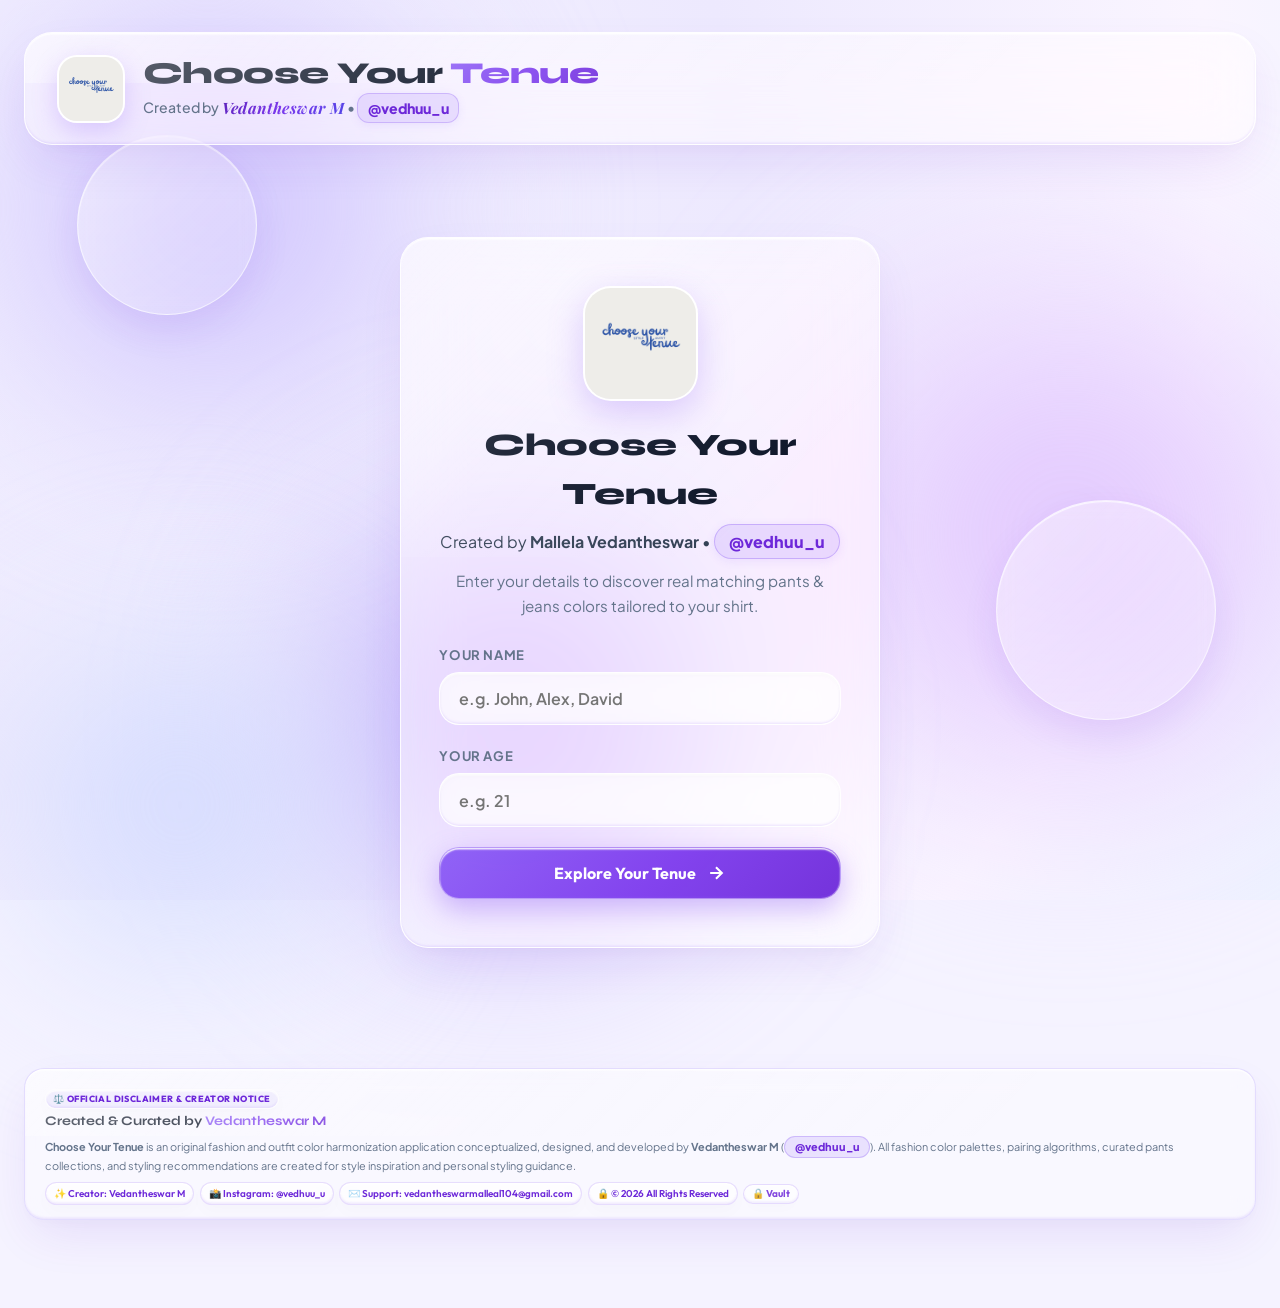
<file: index.html>
<!DOCTYPE html>
<html lang="en">
<head>
  <meta charset="UTF-8">
  <meta name="viewport" content="width=device-width, initial-scale=1.0, maximum-scale=5.0, user-scalable=yes">
  <meta name="theme-color" content="#F5F3FF">
  <meta name="apple-mobile-web-app-capable" content="yes">
  <meta name="apple-mobile-web-app-status-bar-style" content="default">
  <title>Choose Your Tenue • by Vedantheswar M (@vedhuu_u)</title>
  <link rel="icon" type="image/png" href="images/logo.png">
  <link rel="preconnect" href="https://fonts.googleapis.com">
  <link rel="preconnect" href="https://fonts.gstatic.com" crossorigin>
  <link href="https://fonts.googleapis.com/css2?family=Plus+Jakarta+Sans:wght@400;500;600;700;800&family=Syne:wght@600;700;800&family=Outfit:wght@500;600;700;800&family=Playfair+Display:ital,wght@0,600;0,700;1,600;1,700&display=swap" rel="stylesheet">
  <link rel="stylesheet" href="style.css">
</head>
<body>
  <!-- DYNAMIC FLOATING GLASS REFRACTION ORBS & DISCS -->
  <div class="glass-orb orb-lavender-1"></div>
  <div class="glass-orb orb-lavender-2"></div>
  <div class="glass-orb orb-lavender-3"></div>
  <div class="glass-orb orb-lavender-4"></div>
  <div class="glass-geometric glass-disc-1"></div>
  <div class="glass-geometric glass-disc-2"></div>

  <div class="app-container">
    
    <!-- HEADER (DESKTOP & MOBILE RESPONSIVE) -->
    <header class="app-header glass-card-ultra">
      <div class="glass-sheen"></div>
      <div class="logo">
        <div class="logo-img-wrapper glass-chip-ultra">
          <img src="images/logo.png" alt="Choose Your Tenue Logo" class="brand-logo-img">
        </div>
        <div class="brand-text-container">
          <h1 class="brand-title">Choose Your <span>Tenue</span></h1>
          <p class="brand-tagline">Created by <strong class="creator-name-styled">Vedantheswar M</strong> • <a href="https://www.instagram.com/vedhuu_u?igsi=MW04eDJ3dDV0NHNpYw==" target="_blank" rel="noopener noreferrer" class="creator-tag">@vedhuu_u</a></p>
        </div>
      </div>

      <div class="header-actions">
        <!-- USER PROFILE BADGE -->
        <div id="userProfileBadge" class="user-badge glass-chip-ultra hidden">
          <span class="avatar-icon">👤</span>
          <div class="user-info">
            <span id="displayUserName" class="user-name">Alex</span>
            <span id="displayUserAge" class="user-age">Age 22</span>
          </div>
          <button id="logoutBtn" class="btn-logout" title="Change Profile">Change</button>
        </div>
      </div>
    </header>

    <!-- STEP 1: SIMPLE LOGIN (DESKTOP & MOBILE ADAPTIVE) -->
    <section id="loginSection" class="card login-card glass-card-ultra active-section">
      <div class="glass-sheen"></div>
      <div class="card-header">
        <div class="login-logo-wrapper glass-chip-ultra">
          <img src="images/logo.png" alt="Choose Your Tenue Official Logo" class="login-logo-img">
        </div>
        <h2>Choose Your Tenue</h2>
        <p class="login-subtext">Created by <strong>Mallela Vedantheswar</strong> • <a href="https://www.instagram.com/vedhuu_u?igsi=MW04eDJ3dDV0NHNpYw==" target="_blank" rel="noopener noreferrer" class="creator-badge">@vedhuu_u</a></p>
        <p class="login-desc">Enter your details to discover real matching pants & jeans colors tailored to your shirt.</p>
      </div>
      
      <form id="loginForm" class="login-form">
        <div class="input-group">
          <label for="userName">Your Name</label>
          <input type="text" id="userName" placeholder="e.g. John, Alex, David" required autocomplete="name" class="glass-input-ultra">
        </div>

        <div class="input-group">
          <label for="userAge">Your Age</label>
          <input type="number" id="userAge" placeholder="e.g. 21" min="10" max="100" required class="glass-input-ultra">
        </div>

        <button type="submit" class="btn btn-primary btn-block glass-btn-primary">
          <span>Explore Your Tenue</span>
          <svg width="20" height="20" viewBox="0 0 24 24" fill="none" stroke="currentColor" stroke-width="2.5"><path d="M5 12h14M12 5l7 7-7 7"/></svg>
        </button>
      </form>
    </section>

    <!-- STEP 2: SHIRT UPLOAD & RESULTS STUDIO -->
    <main id="mainStudio" class="studio-container hidden">
      
      <!-- TOP INPUT BAR: UPLOAD SHIRT IMAGE -->
      <section class="card input-card glass-card-ultra">
        <div class="glass-sheen"></div>
        <div class="input-card-header">
          <h3>Upload Your Shirt Photo</h3>
          <p>Drop a photo of your shirt to automatically analyze the tone and match real pant colors</p>
        </div>

        <div class="single-upload-container">
          <div class="upload-dropzone glass-dropzone-ultra" id="dropZone">
            <input type="file" id="shirtImageInput" accept="image/*" class="file-input-hidden">
            <div class="dropzone-content" id="dropZoneContent">
              <div class="upload-icon">📸</div>
              <p class="upload-text"><strong>Click to upload shirt photo</strong> or drag & drop</p>
              <span class="upload-hint">PNG, JPG, JPEG, WEBP or camera capture</span>
            </div>
            <div id="uploadStatus" class="upload-status hidden">
              <span class="spinner"></span>
              <span>Analyzing shirt fabric & finding aesthetic pairings...</span>
            </div>
          </div>

          <div id="imageControls" class="image-controls glass-chip-ultra hidden">
            <span id="detectedColorLabel" class="detected-badge">Detected: White Shirt</span>
            <button id="removeImageBtn" class="btn-text-action" type="button">Upload Another Shirt</button>
          </div>
        </div>
      </section>

      <!-- RESULTS: SIDE-BY-SIDE ON DESKTOP, FLUID ON MOBILE -->
      <section class="results-grid">
        
        <!-- LEFT SIDE: STICKY CLEAN OUTFIT LOOKBOOK (NO NAMES) -->
        <div class="card outfit-display-card glass-card-ultra" id="lookbookPreviewCard">
          <div class="glass-sheen"></div>
          <div class="panel-header">
            <div>
              <h3>Outfit Lookbook</h3>
              <p class="subtext">Seamless top-to-bottom outfit preview</p>
            </div>
          </div>

          <!-- SEAMLESS COMBINED OUTFIT VISUALIZER IN FROSTED CRYSTAL GLASS FRAME -->
          <div class="seamless-outfit-frame glass-photo-frame-ultra" id="lookbookCaptureZone">
            
            <!-- TOP: 3/4 SHIRT IMAGE -->
            <div class="seamless-shirt-box">
              <img id="uploadedPhotoPreview" src="images/sample_shirt.jpg" alt="Your Shirt" class="big-shirt-img">
            </div>

            <!-- CLEAN SEAM WAISTLINE DIVIDER -->
            <div class="outfit-seam-line"></div>

            <!-- BOTTOM: 3/4 MATCHING REAL PANT IMAGE -->
            <div class="seamless-pant-box">
              <img id="visualizerPantRealImg" src="images/pant_page_1.jpg" alt="Matching Pant" class="big-pant-img">
            </div>

          </div>

          <!-- DOWNLOAD LOOKBOOK ACTION BUTTON -->
          <button type="button" id="downloadLookbookBtn" class="btn btn-download-lookbook glass-btn-primary">
            <svg width="20" height="20" viewBox="0 0 24 24" fill="none" stroke="currentColor" stroke-width="2.5"><path d="M21 15v4a2 2 0 0 1-2 2H5a2 2 0 0 1-2-2v-4M7 10l5 5 5-5M12 15V3"/></svg>
            <span id="downloadBtnText">Download Outfit Lookbook</span>
          </button>
        </div>

        <!-- RIGHT SIDE: PANT COLOR CATEGORIES & COMBOS LIST -->
        <div class="card combos-card glass-card-ultra" id="combosCard">
          <div class="glass-sheen"></div>
          <div class="panel-header sticky-sub-header">
            <div>
              <h3>Pants</h3>
              <p class="subtext">Select a color category to explore matching pants</p>
            </div>
            <span class="scroll-helper-badge glass-chip-ultra">🎨 Color Filter</span>
          </div>

          <!-- PANT COLOR CATEGORIES FILTER BAR (TOUCH HORIZONTAL SCROLL) -->
          <div class="filter-pills-bar-wrapper">
            <div class="filter-pills-bar" id="pantColorFilter">
              <button class="filter-btn glass-filter-btn-ultra active" data-color-filter="all">✨ All Colors (<span id="countAll">0</span>)</button>
              <button class="filter-btn glass-filter-btn-ultra filter-blue" data-color-filter="blue">🔵 Blue & Indigo (<span id="countBlue">0</span>)</button>
              <button class="filter-btn glass-filter-btn-ultra filter-black" data-color-filter="black">⚫ Black & Charcoal (<span id="countBlack">0</span>)</button>
              <button class="filter-btn glass-filter-btn-ultra filter-green" data-color-filter="green">🟢 Olive & Green (<span id="countGreen">0</span>)</button>
              <button class="filter-btn glass-filter-btn-ultra filter-cream" data-color-filter="cream">⚪ Cream & White (<span id="countCream">0</span>)</button>
              <button class="filter-btn glass-filter-btn-ultra filter-brown" data-color-filter="brown">🟤 Beige, Tan & Brown (<span id="countBrown">0</span>)</button>
            </div>
          </div>

          <!-- Mobile Horizontal Swipe Helper Cue -->
          <div class="mobile-swipe-guide glass-chip-ultra">
            <svg width="14" height="14" viewBox="0 0 24 24" fill="none" stroke="currentColor" stroke-width="2.5"><path d="M19 12H5M12 19l-7-7 7-7"/></svg>
            <span>Swipe pants horizontally</span>
            <svg width="14" height="14" viewBox="0 0 24 24" fill="none" stroke="currentColor" stroke-width="2.5"><path d="M5 12h14M12 5l7 7-7 7"/></svg>
          </div>

          <!-- List of All Pant and Jeans Suggestions (Horizontal Scroll on Mobile) -->
          <div class="combos-list" id="combosListContainer">
            <!-- Dynamically populated cards -->
          </div>

          <!-- PROMINENT DOWNLOAD OPTION DIRECTLY BELOW COMBOS -->
          <div class="combos-bottom-download-wrapper">
            <button type="button" id="downloadCombosBottomBtn" class="btn btn-download-lookbook glass-btn-primary btn-combos-download-large">
              <svg width="22" height="22" viewBox="0 0 24 24" fill="none" stroke="currentColor" stroke-width="2.5"><path d="M21 15v4a2 2 0 0 1-2 2H5a2 2 0 0 1-2-2v-4M7 10l5 5 5-5M12 15V3"/></svg>
              <span>Download Outfit Lookbook</span>
            </button>
          </div>

        </div>

      </section>

    </main>

    <!-- DISCLAIMER & CREATOR CREDITS CARD WITH INTEGRATED VAULT (COMPACT & CLEAN) -->
    <footer class="disclaimer-section">
      <div class="disclaimer-card glass-card-ultra">
        <div class="glass-sheen"></div>
        <div class="disclaimer-header">
          <span class="disclaimer-badge glass-chip-ultra">⚖️ Official Disclaimer & Creator Notice</span>
          <h3 class="disclaimer-title">Created & Curated by <span>Vedantheswar M</span></h3>
        </div>
        <p class="disclaimer-text">
          <strong>Choose Your Tenue</strong> is an original fashion and outfit color harmonization application conceptualized, designed, and developed by <strong>Vedantheswar M</strong> (<a href="https://www.instagram.com/vedhuu_u?igsi=MW04eDJ3dDV0NHNpYw==" target="_blank" rel="noopener noreferrer" class="creator-inline-tag">@vedhuu_u</a>). All fashion color palettes, pairing algorithms, curated pants collections, and styling recommendations are created for style inspiration and personal styling guidance.
        </p>
        <div class="disclaimer-pills-row">
          <span class="disclaimer-pill glass-chip-ultra">✨ Creator: Vedantheswar M</span>
          <a href="https://www.instagram.com/vedhuu_u?igsi=MW04eDJ3dDV0NHNpYw==" target="_blank" rel="noopener noreferrer" class="disclaimer-pill glass-chip-ultra disclaimer-link-pill">📸 Instagram: @vedhuu_u</a>
          <a href="mailto:vedantheswarmalleal104@gmail.com" class="disclaimer-pill glass-chip-ultra disclaimer-link-pill">✉️ Support: vedantheswarmalleal104@gmail.com</a>
          <span class="disclaimer-pill glass-chip-ultra">🔒 © 2026 All Rights Reserved</span>
          <button type="button" class="footer-vault-btn glass-chip-ultra" id="openVaultFooterBtn" title="Creator Data Vault">
            <span>🔒 Vault</span>
          </button>
        </div>
      </div>
    </footer>

  </div>

  <!-- PRIVATE CREATOR DATA VAULT MODAL (PROTECTED BY PIN) -->
  <div id="adminVaultModal" class="vault-modal-backdrop hidden" aria-hidden="true" role="dialog">
    <div class="vault-modal-container glass-card-ultra">
      <div class="glass-sheen"></div>
      
      <!-- VAULT HEADER -->
      <div class="vault-header">
        <div class="vault-title-box">
          <span class="vault-badge glass-chip-ultra">🔒 Creator Data Vault</span>
          <h3 class="vault-title">User Analytics & Database</h3>
          <p class="vault-sub">Private dashboard for <strong>Vedantheswar M</strong></p>
        </div>
        <button type="button" class="btn-vault-close glass-chip-ultra" id="closeVaultBtn" aria-label="Close Vault">✕</button>
      </div>

      <!-- PIN AUTHENTICATION GATE -->
      <div id="vaultAuthSection" class="vault-auth-box glass-card-inner-ultra">
        <div class="vault-lock-icon">🔐</div>
        <h4>Enter Creator Password</h4>
        <p>Enter your private password to view registered users data</p>
        <form id="vaultAuthForm" class="vault-pin-form">
          <input type="password" id="vaultPinInput" placeholder="Enter Password" required class="glass-input-ultra pin-input">
          <button type="submit" class="btn btn-primary glass-btn-primary">Unlock Vault</button>
        </form>
        <p id="vaultAuthError" class="vault-error-msg hidden">Incorrect Password. Access denied.</p>
      </div>

      <!-- UNLOCKED CREATOR DATA DASHBOARD -->
      <div id="vaultDashboardSection" class="vault-dashboard hidden">
        
        <!-- METRICS TILES -->
        <div class="vault-metrics-grid">
          <div class="metric-tile glass-card-inner-ultra">
            <span class="metric-label">Total Styled Users</span>
            <span class="metric-value" id="vaultTotalUsers">0</span>
          </div>
          <div class="metric-tile glass-card-inner-ultra">
            <span class="metric-label">Average Age</span>
            <span class="metric-value" id="vaultAvgAge">0</span>
          </div>
          <div class="metric-tile glass-card-inner-ultra">
            <span class="metric-label">Total Visits</span>
            <span class="metric-value" id="vaultTotalVisits">0</span>
          </div>
          <div class="metric-tile glass-card-inner-ultra">
            <span class="metric-label">Repeat Rate</span>
            <span class="metric-value" id="vaultRepeatRate">0%</span>
          </div>
        </div>

        <!-- INTERACTIVE DATA VISUALIZATION CHARTS -->
        <div class="vault-charts-grid">
          
          <!-- CHART 1: AGE DEMOGRAPHICS SPECTRUM -->
          <div class="vault-chart-card glass-card-inner-ultra">
            <div class="chart-header">
              <span class="chart-icon">📊</span>
              <h4>Age Demographics Breakdown</h4>
            </div>
            <div class="chart-bars-list" id="ageChartContainer">
              <!-- Dynamically populated animated age bars -->
            </div>
          </div>

          <!-- CHART 2: DEVICE & ENGAGEMENT METRICS -->
          <div class="vault-chart-card glass-card-inner-ultra">
            <div class="chart-header">
              <span class="chart-icon">📱</span>
              <h4>Device & Engagement Share</h4>
            </div>
            <div class="device-stats-wrapper">
              <div class="device-ratio-bar" id="deviceRatioBar">
                <div class="ratio-segment segment-mobile" id="segmentMobile" style="width: 75%;"></div>
                <div class="ratio-segment segment-desktop" id="segmentDesktop" style="width: 25%;"></div>
              </div>
              <div class="device-legend-row">
                <div class="legend-item">
                  <span class="legend-dot dot-mobile"></span>
                  <span>Mobile: <strong id="statMobilePercent">75%</strong></span>
                </div>
                <div class="legend-item">
                  <span class="legend-dot dot-desktop"></span>
                  <span>Desktop: <strong id="statDesktopPercent">25%</strong></span>
                </div>
              </div>
            </div>
          </div>

        </div>

        <!-- ACTIONS BAR -->
        <div class="vault-actions-bar">
          <input type="text" id="vaultSearchInput" placeholder="🔍 Search by name..." class="glass-input-ultra vault-search-input">
          <button type="button" id="exportCsvBtn" class="btn-export-csv glass-chip-ultra">
            <span>📥 Export to Excel / CSV</span>
          </button>
        </div>

        <!-- USER RECORDS TABLE -->
        <div class="vault-table-wrapper">
          <table class="vault-table">
            <thead>
              <tr>
                <th>#</th>
                <th>Name</th>
                <th>Age</th>
                <th>Device</th>
                <th>Joined Date</th>
                <th>Last Active</th>
                <th>Downloads</th>
                <th>Visits</th>
              </tr>
            </thead>
            <tbody id="vaultTableBody">
              <!-- Dynamically populated rows -->
            </tbody>
          </table>
        </div>

        <div class="vault-footer-actions">
          <button type="button" id="clearVaultBtn" class="btn-clear-vault">Clear All Records</button>
          <button type="button" id="lockVaultBtn" class="btn-lock-vault glass-chip-ultra">Lock Vault</button>
        </div>

      </div>

    </div>
  </div>

  <!-- HIDDEN CANVAS FOR COLOR EXTRACTION & LOOKBOOK EXPORT -->
  <canvas id="colorCanvas" style="display:none;"></canvas>
  <canvas id="lookbookExportCanvas" style="display:none;"></canvas>

  <script src="app.js"></script>
</body>
</html>
</file>
<file: style.css>
/* ========================================================
   Choose Your Tenue • Ultra Glassmorphic Design System
   Created by Mallela Vedantheswar (@vedhuu_u)
   Desktop & Mobile Responsive Edition
   Clean Lookbook & Download (No Names)
   Compact Disclaimer in Small Font Size
   ======================================================== */

:root {
  /* Pastel Lavender Canvas */
  --bg-page: #F5F3FF;
  --bg-gradient: radial-gradient(circle at 10% 20%, #F5F3FF 0%, #EDE9FE 45%, #FAF5FF 80%, #EEF2FF 100%);
  
  /* Ultra Frosted Glass Surface */
  --glass-surface: rgba(255, 255, 255, 0.48);
  --glass-surface-hover: rgba(255, 255, 255, 0.75);
  --glass-surface-active: rgba(255, 255, 255, 0.9);
  --glass-inner: rgba(255, 255, 255, 0.45);
  
  /* Glass Specular Borders & Highlights */
  --glass-border: rgba(255, 255, 255, 0.85);
  --glass-border-subtle: rgba(255, 255, 255, 0.55);
  --glass-border-active: rgba(139, 92, 246, 0.85);
  
  /* Glassmorphism Refraction & Shadows */
  --glass-shadow: 0 20px 50px -10px rgba(109, 40, 217, 0.12), 0 6px 18px rgba(0, 0, 0, 0.02);
  --glass-shadow-hover: 0 25px 60px -10px rgba(139, 92, 246, 0.25), 0 8px 24px rgba(0, 0, 0, 0.04);
  --glass-inset: inset 0 1.5px 1.5px 0 rgba(255, 255, 255, 0.95), inset 0 -1.5px 2px 0 rgba(139, 92, 246, 0.12);
  
  /* Text */
  --text-main: #0F172A;
  --text-body: #334155;
  --text-muted: #64748B;
  --text-dim: #94A3B8;
  
  /* Translucent Color Family Accents for Glass */
  --color-blue-bg: rgba(14, 165, 233, 0.14);
  --color-blue-text: #0284C7;
  --color-blue-border: rgba(14, 165, 233, 0.3);
  
  --color-black-bg: rgba(15, 23, 42, 0.12);
  --color-black-text: #1E293B;
  --color-black-border: rgba(15, 23, 42, 0.25);
  
  --color-green-bg: rgba(16, 185, 129, 0.14);
  --color-green-text: #059669;
  --color-green-border: rgba(16, 185, 129, 0.3);
  
  --color-cream-bg: rgba(234, 179, 8, 0.15);
  --color-cream-text: #B45309;
  --color-cream-border: rgba(234, 179, 8, 0.35);
  
  --color-brown-bg: rgba(217, 119, 6, 0.14);
  --color-brown-text: #B45309;
  --color-brown-border: rgba(217, 119, 6, 0.3);
  
  --pastel-lavender: rgba(139, 92, 246, 0.15);
  --pastel-lavender-text: #6D28D9;
  --pastel-lavender-border: rgba(139, 92, 246, 0.35);
  
  /* Primary Action Gradient */
  --primary-gradient: linear-gradient(135deg, rgba(139, 92, 246, 0.95) 0%, rgba(124, 58, 237, 0.95) 55%, rgba(109, 40, 217, 0.95) 100%);
  --accent-glow: rgba(139, 92, 246, 0.4);
  
  --radius-sm: 12px;
  --radius-md: 20px;
  --radius-lg: 28px;
  --radius-full: 9999px;
  
  --blur-ultra: blur(28px) saturate(210%) contrast(102%);
  --blur-med: blur(18px) saturate(190%);
  --blur-soft: blur(12px);
  
  --transition: all 0.28s cubic-bezier(0.34, 1.56, 0.64, 1);
}

/* ========================================================
   BASE RESETS & TOUCH OPTIMIZATIONS
   ======================================================== */
html {
  scroll-behavior: smooth;
  -webkit-text-size-adjust: 100%;
}

* {
  box-sizing: border-box;
  margin: 0;
  padding: 0;
  -webkit-tap-highlight-color: transparent;
}

body {
  font-family: 'Plus Jakarta Sans', -apple-system, BlinkMacSystemFont, sans-serif;
  background-color: var(--bg-page);
  background-image: var(--bg-gradient);
  background-attachment: fixed;
  color: var(--text-body);
  min-height: 100vh;
  line-height: 1.6;
  position: relative;
  overflow-x: hidden;
  -webkit-font-smoothing: antialiased;
}

a {
  text-decoration: none;
  color: inherit;
}

button {
  touch-action: manipulation;
}

/* ========================================================
   FROSTED GLASS CUSTOM SCROLLBARS (EASY SCROLL)
   ======================================================== */
::-webkit-scrollbar {
  width: 8px;
  height: 8px;
}

::-webkit-scrollbar-track {
  background: rgba(245, 243, 255, 0.5);
  backdrop-filter: blur(8px);
}

::-webkit-scrollbar-thumb {
  background: rgba(139, 92, 246, 0.35);
  border-radius: var(--radius-full);
  border: 2px solid rgba(255, 255, 255, 0.6);
  backdrop-filter: blur(8px);
  transition: var(--transition);
}

::-webkit-scrollbar-thumb:hover {
  background: rgba(139, 92, 246, 0.7);
  box-shadow: 0 0 10px rgba(139, 92, 246, 0.4);
}

/* ========================================================
   FLOATING GLASS REFRACTION ORBS & 3D DISCS
   ======================================================== */
.glass-orb {
  position: fixed;
  border-radius: 50%;
  pointer-events: none;
  z-index: 0;
  animation: floatOrb 18s ease-in-out infinite alternate;
}

.orb-lavender-1 {
  width: clamp(320px, 45vw, 580px);
  height: clamp(320px, 45vw, 580px);
  top: -80px;
  left: -80px;
  background: radial-gradient(circle, rgba(196, 181, 253, 0.9) 0%, rgba(221, 214, 254, 0.6) 55%, transparent 75%);
  filter: blur(80px);
}

.orb-lavender-2 {
  width: clamp(340px, 50vw, 620px);
  height: clamp(340px, 50vw, 620px);
  top: 25%;
  right: -100px;
  background: radial-gradient(circle, rgba(216, 180, 254, 0.88) 0%, rgba(233, 213, 255, 0.58) 55%, transparent 75%);
  filter: blur(90px);
  animation-duration: 22s;
  animation-delay: -5s;
}

.orb-lavender-3 {
  width: clamp(280px, 40vw, 520px);
  height: clamp(280px, 40vw, 520px);
  bottom: -80px;
  left: 20%;
  background: radial-gradient(circle, rgba(167, 139, 250, 0.75) 0%, rgba(196, 181, 253, 0.5) 55%, transparent 75%);
  filter: blur(85px);
  animation-duration: 20s;
  animation-delay: -8s;
}

.orb-lavender-4 {
  width: clamp(240px, 35vw, 440px);
  height: clamp(240px, 35vw, 440px);
  top: 65%;
  left: -40px;
  background: radial-gradient(circle, rgba(199, 210, 254, 0.85) 0%, rgba(224, 231, 255, 0.55) 55%, transparent 75%);
  filter: blur(80px);
  animation-duration: 16s;
  animation-delay: -2s;
}

.glass-geometric {
  position: fixed;
  border-radius: 50%;
  pointer-events: none;
  z-index: 0;
  background: linear-gradient(135deg, rgba(255, 255, 255, 0.45) 0%, rgba(255, 255, 255, 0.1) 100%);
  backdrop-filter: blur(8px);
  -webkit-backdrop-filter: blur(8px);
  border: 1px solid rgba(255, 255, 255, 0.6);
  box-shadow: 0 15px 35px rgba(109, 40, 217, 0.1), inset 0 1px 1px rgba(255, 255, 255, 0.8);
  animation: floatDisc 14s ease-in-out infinite alternate;
}

.glass-disc-1 {
  width: clamp(100px, 15vw, 180px);
  height: clamp(100px, 15vw, 180px);
  top: 15%;
  left: 6%;
}

.glass-disc-2 {
  width: clamp(120px, 18vw, 220px);
  height: clamp(120px, 18vw, 220px);
  bottom: 20%;
  right: 5%;
  animation-duration: 18s;
  animation-delay: -6s;
}

@keyframes floatOrb {
  0% { transform: translate(0, 0) scale(1); }
  50% { transform: translate(45px, 35px) scale(1.08); }
  100% { transform: translate(-35px, -45px) scale(0.94); }
}

@keyframes floatDisc {
  0% { transform: translateY(0) rotate(0deg); }
  100% { transform: translateY(-25px) rotate(15deg); }
}

/* ========================================================
   APP CONTAINER
   ======================================================== */
.app-container {
  position: relative;
  z-index: 1;
  max-width: 1280px;
  margin: 0 auto;
  padding: clamp(1.2rem, 3vw, 2rem) clamp(1rem, 3vw, 1.5rem) 4rem;
  display: flex;
  flex-direction: column;
  min-height: 100vh;
}

/* ========================================================
   ULTRA FROSTED GLASS CARDS
   ======================================================== */
.glass-card-ultra {
  background: var(--glass-surface);
  backdrop-filter: var(--blur-ultra);
  -webkit-backdrop-filter: var(--blur-ultra);
  border: 1.5px solid var(--glass-border);
  border-radius: var(--radius-lg);
  box-shadow: var(--glass-shadow), var(--glass-inset);
  transition: var(--transition);
  position: relative;
  overflow: hidden;
}

.glass-sheen {
  position: absolute;
  top: 0;
  left: 0;
  right: 0;
  height: 45%;
  background: linear-gradient(135deg, rgba(255, 255, 255, 0.38) 0%, rgba(255, 255, 255, 0.08) 40%, transparent 80%);
  pointer-events: none;
  border-top-left-radius: inherit;
  border-top-right-radius: inherit;
}

.glass-chip-ultra {
  background: rgba(255, 255, 255, 0.72);
  backdrop-filter: var(--blur-med);
  -webkit-backdrop-filter: var(--blur-med);
  border: 1.5px solid var(--glass-border);
  box-shadow: 0 6px 18px rgba(0, 0, 0, 0.02), var(--glass-inset);
}

.card {
  padding: clamp(1.35rem, 3vw, 2rem);
}

.hidden {
  display: none !important;
}

/* ========================================================
   HEADER & USER BADGE (DESKTOP & MOBILE RESPONSIVE)
   ======================================================== */
.app-header {
  display: flex;
  justify-content: space-between;
  align-items: center;
  padding: clamp(1rem, 2.5vw, 1.35rem) clamp(1.2rem, 3vw, 2rem);
  margin-bottom: clamp(1.5rem, 3vw, 2.2rem);
  flex-wrap: wrap;
  gap: 1rem;
  overflow: visible;
}

.logo {
  display: flex;
  align-items: center;
  gap: clamp(0.75rem, 2vw, 1.1rem);
}

.logo-img-wrapper {
  background: #FFFFFF;
  width: clamp(56px, 7vw, 68px);
  height: clamp(56px, 7vw, 68px);
  display: flex;
  align-items: center;
  justify-content: center;
  border-radius: var(--radius-md);
  box-shadow: 0 8px 24px rgba(139, 92, 246, 0.25), var(--glass-inset);
  flex-shrink: 0;
  overflow: hidden;
  padding: 0;
  border: 2px solid var(--glass-border);
}

.brand-logo-img {
  width: 100%;
  height: 100%;
  object-fit: cover;
  display: block;
  transition: var(--transition);
}

.logo-img-wrapper:hover .brand-logo-img {
  transform: scale(1.08);
}

.logo-icon {
  font-size: clamp(1.5rem, 3vw, 1.9rem);
  background: rgba(255, 255, 255, 0.9);
  width: clamp(46px, 6vw, 56px);
  height: clamp(46px, 6vw, 56px);
  display: flex;
  align-items: center;
  justify-content: center;
  border-radius: var(--radius-md);
  box-shadow: 0 8px 24px rgba(139, 92, 246, 0.22), var(--glass-inset);
  flex-shrink: 0;
}

.brand-text-container {
  display: flex;
  flex-direction: column;
}

.brand-title {
  font-family: 'Syne', sans-serif;
  font-size: clamp(1.4rem, 3vw, 1.9rem);
  font-weight: 800;
  letter-spacing: -0.5px;
  color: var(--text-main);
  line-height: 1.2;
}

.brand-title span {
  background: var(--primary-gradient);
  -webkit-background-clip: text;
  -webkit-text-fill-color: transparent;
}

.brand-tagline {
  font-size: clamp(0.78rem, 1.8vw, 0.88rem);
  color: var(--text-muted);
  font-weight: 500;
  margin-top: 0.15rem;
}

.creator-name-styled {
  font-family: 'Playfair Display', 'Syne', serif;
  font-style: italic;
  font-weight: 700;
  font-size: clamp(0.88rem, 2vw, 0.98rem);
  letter-spacing: 0.4px;
  background: linear-gradient(135deg, #5B21B6 0%, #7C3AED 50%, #4F46E5 100%);
  -webkit-background-clip: text;
  -webkit-text-fill-color: transparent;
  display: inline-block;
  padding: 0 1px;
}

.creator-tag {
  display: inline-block;
  font-weight: 800;
  color: #6D28D9;
  background: rgba(139, 92, 246, 0.14);
  padding: 0.15rem 0.6rem;
  border-radius: var(--radius-sm);
  border: 1px solid rgba(139, 92, 246, 0.3);
  box-shadow: 0 2px 8px rgba(139, 92, 246, 0.1);
  transition: var(--transition);
}

.creator-tag:hover, .creator-tag:active {
  background: #8B5CF6;
  color: #FFFFFF;
  border-color: #8B5CF6;
  transform: translateY(-2px) scale(1.04);
  box-shadow: 0 4px 15px rgba(139, 92, 246, 0.35);
}

.creator-badge {
  display: inline-block;
  font-weight: 800;
  color: #6D28D9;
  background: rgba(139, 92, 246, 0.15);
  padding: 0.22rem 0.9rem;
  border-radius: var(--radius-full);
  border: 1px solid rgba(139, 92, 246, 0.35);
  box-shadow: 0 2px 10px rgba(139, 92, 246, 0.12);
  transition: var(--transition);
}

.creator-badge:hover, .creator-badge:active {
  background: #8B5CF6;
  color: #FFFFFF;
  border-color: #8B5CF6;
  transform: translateY(-2px) scale(1.05);
  box-shadow: 0 6px 20px rgba(139, 92, 246, 0.4);
}

.creator-inline-tag {
  font-weight: 800;
  color: #6D28D9;
  background: rgba(139, 92, 246, 0.15);
  padding: 0.15rem 0.6rem;
  border-radius: var(--radius-sm);
  border: 1px solid rgba(139, 92, 246, 0.3);
  display: inline-block;
  transition: var(--transition);
}

.creator-inline-tag:hover {
  background: #8B5CF6;
  color: #FFFFFF;
}

.header-actions {
  display: flex;
  align-items: center;
  gap: 0.75rem;
  position: relative;
}

/* ========================================================
   HOVER/TAP SUPPORT DROPDOWN POPOVER
   ======================================================== */
.support-dropdown-container {
  position: relative;
  display: inline-block;
}

.support-trigger-btn {
  display: inline-flex;
  align-items: center;
  gap: 0.45rem;
  font-family: 'Outfit', sans-serif;
  font-size: clamp(0.8rem, 1.8vw, 0.85rem);
  font-weight: 700;
  color: #6D28D9;
  padding: 0.52rem clamp(0.85rem, 2vw, 1.15rem);
  border-radius: var(--radius-full);
  cursor: pointer;
  border: 1.5px solid var(--glass-border);
  transition: var(--transition);
  background: rgba(255, 255, 255, 0.82);
  min-height: 42px;
}

.support-trigger-btn:hover,
.support-dropdown-container:hover .support-trigger-btn,
.support-dropdown-container.open .support-trigger-btn {
  background: #8B5CF6;
  color: #FFFFFF;
  border-color: #8B5CF6;
  transform: translateY(-2px);
  box-shadow: 0 8px 24px rgba(139, 92, 246, 0.35);
}

.dropdown-arrow {
  transition: transform 0.3s ease;
}

.support-dropdown-container:hover .dropdown-arrow,
.support-dropdown-container.open .dropdown-arrow {
  transform: rotate(180deg);
}

/* Frosted Glass Support Popover Panel */
.support-glass-popover {
  position: absolute;
  top: calc(100% + 10px);
  right: 0;
  width: clamp(280px, 85vw, 320px);
  padding: 1.25rem;
  z-index: 1000;
  opacity: 0;
  visibility: hidden;
  transform: translateY(10px) scale(0.96);
  transition: all 0.28s cubic-bezier(0.34, 1.56, 0.64, 1);
  box-shadow: 0 20px 50px -10px rgba(109, 40, 217, 0.3), var(--glass-inset);
  pointer-events: none;
}

/* Trigger on hover / focus / tap open */
.support-dropdown-container:hover .support-glass-popover,
.support-dropdown-container:focus-within .support-glass-popover,
.support-dropdown-container.open .support-glass-popover {
  opacity: 1;
  visibility: visible;
  transform: translateY(0) scale(1);
  pointer-events: auto;
}

.popover-header {
  margin-bottom: 0.85rem;
}

.popover-badge {
  display: inline-block;
  font-family: 'Outfit', sans-serif;
  font-size: 0.68rem;
  font-weight: 800;
  text-transform: uppercase;
  letter-spacing: 0.5px;
  color: #6D28D9;
  background: rgba(139, 92, 246, 0.14);
  padding: 0.16rem 0.55rem;
  border-radius: var(--radius-full);
  margin-bottom: 0.3rem;
}

.popover-header h4 {
  font-family: 'Syne', sans-serif;
  font-size: 1.1rem;
  font-weight: 800;
  color: var(--text-main);
  line-height: 1.25;
}

.popover-sub {
  font-size: 0.76rem;
  color: var(--text-muted);
  margin-top: 0.2rem;
}

.popover-links-list {
  display: flex;
  flex-direction: column;
  gap: 0.6rem;
}

.popover-link-card {
  display: grid;
  grid-template-columns: auto 1fr auto;
  align-items: center;
  gap: 0.75rem;
  padding: 0.75rem 0.85rem;
  border-radius: var(--radius-md);
  transition: var(--transition);
  cursor: pointer;
}

.popover-link-card:hover, .popover-link-card:active {
  background: rgba(255, 255, 255, 0.95);
  border-color: #8B5CF6;
  transform: translateX(3px);
  box-shadow: 0 6px 18px rgba(139, 92, 246, 0.22);
}

.link-icon-box {
  width: 36px;
  height: 36px;
  border-radius: var(--radius-sm);
  display: flex;
  align-items: center;
  justify-content: center;
  font-size: 1.15rem;
  box-shadow: 0 2px 8px rgba(0, 0, 0, 0.05);
}

.ig-icon-bg {
  background: linear-gradient(135deg, rgba(244, 63, 94, 0.18) 0%, rgba(168, 85, 247, 0.2) 100%);
  border: 1px solid rgba(244, 63, 94, 0.3);
}

.mail-icon-bg {
  background: linear-gradient(135deg, rgba(14, 165, 233, 0.18) 0%, rgba(139, 92, 246, 0.2) 100%);
  border: 1px solid rgba(14, 165, 233, 0.3);
}

.link-details {
  display: flex;
  flex-direction: column;
  overflow: hidden;
}

.link-platform {
  font-size: 0.7rem;
  font-weight: 700;
  color: var(--text-muted);
  text-transform: uppercase;
  letter-spacing: 0.3px;
}

.link-handle {
  font-family: 'Outfit', sans-serif;
  font-size: 0.86rem;
  font-weight: 700;
  color: var(--text-main);
}

.email-truncate {
  font-size: 0.74rem;
  white-space: nowrap;
  overflow: hidden;
  text-overflow: ellipsis;
  max-width: 170px;
}

.link-external-icon {
  font-size: 0.95rem;
  font-weight: 800;
  color: #8B5CF6;
}

/* User Profile Badge */
.user-badge {
  display: flex;
  align-items: center;
  gap: 0.75rem;
  padding: 0.45rem 1rem;
  border-radius: var(--radius-full);
  min-height: 42px;
}

.avatar-icon {
  font-size: 1.1rem;
}

.user-info {
  display: flex;
  flex-direction: column;
}

.user-name {
  font-weight: 700;
  font-size: 0.88rem;
  color: var(--text-main);
  line-height: 1.2;
}

.user-age {
  font-size: 0.74rem;
  color: #7C3AED;
  font-weight: 700;
}

.btn-logout {
  background: rgba(244, 63, 94, 0.12);
  border: 1px solid rgba(244, 63, 94, 0.25);
  color: #E11D48;
  font-size: 0.74rem;
  font-weight: 700;
  padding: 0.25rem 0.65rem;
  border-radius: var(--radius-full);
  cursor: pointer;
  transition: var(--transition);
}

.btn-logout:hover, .btn-logout:active {
  background: rgba(244, 63, 94, 0.22);
  transform: scale(1.05);
}

/* ========================================================
   STEP 1: LOGIN FORM (DESKTOP & MOBILE RESPONSIVE)
   ======================================================== */
.login-card {
  max-width: 480px;
  margin: clamp(2rem, 5vw, 3.5rem) auto;
  text-align: center;
  padding: clamp(2rem, 4vw, 3rem) clamp(1.5rem, 4vw, 2.4rem);
  animation: fadeIn 0.4s ease-out;
}

.login-logo-wrapper {
  width: clamp(96px, 15vw, 115px);
  height: clamp(96px, 15vw, 115px);
  border-radius: var(--radius-lg);
  display: flex;
  align-items: center;
  justify-content: center;
  margin: 0 auto 1.25rem;
  background: #FFFFFF;
  box-shadow: 0 12px 35px rgba(139, 92, 246, 0.28), var(--glass-inset);
  overflow: hidden;
  padding: 0;
  border: 2.5px solid var(--glass-border);
  transition: var(--transition);
}

.login-logo-wrapper:hover {
  transform: translateY(-3px) scale(1.05);
  box-shadow: 0 18px 40px rgba(139, 92, 246, 0.4);
}

.login-logo-img {
  width: 100%;
  height: 100%;
  object-fit: cover;
  display: block;
}

.icon-circle {
  width: clamp(64px, 8vw, 76px);
  height: clamp(64px, 8vw, 76px);
  border-radius: 50%;
  display: flex;
  align-items: center;
  justify-content: center;
  font-size: clamp(2rem, 4vw, 2.3rem);
  margin: 0 auto 1.25rem;
  background: rgba(255, 255, 255, 0.88);
  box-shadow: 0 10px 30px rgba(139, 92, 246, 0.22), var(--glass-inset);
}

.card-header h2 {
  font-family: 'Syne', sans-serif;
  font-size: clamp(1.6rem, 3.5vw, 1.95rem);
  font-weight: 800;
  color: var(--text-main);
  margin-bottom: 0.25rem;
}

.login-subtext {
  margin-bottom: 0.65rem !important;
}

.login-desc {
  color: var(--text-muted);
  font-size: clamp(0.88rem, 2vw, 0.95rem);
  margin-bottom: 1.6rem;
}

.login-form {
  display: flex;
  flex-direction: column;
  gap: 1.25rem;
  text-align: left;
}

.input-group {
  display: flex;
  flex-direction: column;
  gap: 0.45rem;
}

.input-group label {
  font-size: 0.82rem;
  font-weight: 700;
  color: var(--text-muted);
  text-transform: uppercase;
  letter-spacing: 0.6px;
}

.glass-input-ultra {
  background: rgba(255, 255, 255, 0.62);
  backdrop-filter: var(--blur-med);
  -webkit-backdrop-filter: var(--blur-med);
  border: 1.5px solid var(--glass-border);
  border-radius: var(--radius-md);
  padding: clamp(0.85rem, 2vw, 0.95rem) 1.15rem;
  color: var(--text-main);
  font-size: 1rem;
  font-family: inherit;
  font-weight: 600;
  outline: none;
  transition: var(--transition);
  box-shadow: inset 0 2px 4px rgba(0, 0, 0, 0.02), var(--glass-inset);
  min-height: 48px;
}

.glass-input-ultra:focus {
  background: rgba(255, 255, 255, 0.95);
  border-color: #8B5CF6;
  box-shadow: 0 0 0 4px rgba(139, 92, 246, 0.25), var(--glass-inset);
}

.btn {
  display: inline-flex;
  align-items: center;
  justify-content: center;
  gap: 0.6rem;
  font-family: 'Outfit', sans-serif;
  font-weight: 700;
  border-radius: var(--radius-md);
  padding: 0.95rem 1.75rem;
  cursor: pointer;
  transition: all 0.22s cubic-bezier(0.34, 1.56, 0.64, 1);
  border: none;
  font-size: 1rem;
  min-height: 48px;
  position: relative;
  overflow: hidden;
  user-select: none;
}

/* Button Active Press Animation */
.btn:active,
.filter-btn:active,
.combo-action-btn:active,
.btn-scroll-action:active,
.support-trigger-btn:active,
.btn-text-action:active,
.btn-logout:active {
  transform: scale(0.92) translateY(2px) !important;
  box-shadow: 0 2px 10px rgba(109, 40, 217, 0.2) !important;
  transition: transform 0.08s ease !important;
}

/* Button Clicked Spring-Pop Keyframe Class */
.btn-clicked {
  animation: buttonPop 0.42s cubic-bezier(0.175, 0.885, 0.32, 1.4) forwards;
}

@keyframes buttonPop {
  0% { transform: scale(1); }
  28% { transform: scale(0.91) translateY(2px); }
  65% { transform: scale(1.06) translateY(-2px); }
  100% { transform: scale(1) translateY(0); }
}

/* Liquid Expanding Glass Ripple on Click */
.btn-ripple {
  position: absolute;
  border-radius: 50%;
  background: radial-gradient(circle, rgba(255, 255, 255, 0.85) 0%, rgba(221, 214, 254, 0.5) 45%, rgba(139, 92, 246, 0) 75%);
  transform: scale(0);
  animation: rippleAnimation 0.6s cubic-bezier(0.25, 1, 0.5, 1) forwards;
  pointer-events: none;
  z-index: 10;
}

@keyframes rippleAnimation {
  0% {
    transform: scale(0);
    opacity: 0.85;
  }
  100% {
    transform: scale(4.5);
    opacity: 0;
  }
}

.glass-btn-primary {
  background: var(--primary-gradient);
  color: #FFFFFF;
  border: 1.5px solid rgba(255, 255, 255, 0.4);
  box-shadow: 0 10px 28px var(--accent-glow), var(--glass-inset);
}

.glass-btn-primary:hover, .glass-btn-primary:active {
  transform: translateY(-2px);
  box-shadow: 0 14px 35px rgba(139, 92, 246, 0.5);
}

.btn-block {
  width: 100%;
}

/* Download Lookbook Button (Large Easy Tap) */
.btn-download-lookbook {
  width: 100%;
  padding: 0.95rem 1.45rem;
  font-size: clamp(0.92rem, 2.2vw, 1.02rem);
  font-weight: 800;
  letter-spacing: 0.3px;
  border-radius: var(--radius-md);
  margin-top: 0.35rem;
  gap: 0.65rem;
  background: linear-gradient(135deg, rgba(124, 58, 237, 0.96) 0%, rgba(109, 40, 217, 0.98) 100%);
  border: 2px solid rgba(255, 255, 255, 0.65);
  box-shadow: 0 10px 28px rgba(109, 40, 217, 0.42), var(--glass-inset);
  min-height: 52px;
}

.btn-download-lookbook:hover, .btn-download-lookbook:active {
  background: linear-gradient(135deg, rgba(139, 92, 246, 0.98) 0%, rgba(124, 58, 237, 0.98) 100%);
  transform: translateY(-2px);
  box-shadow: 0 14px 35px rgba(109, 40, 217, 0.55);
}

/* Combos Bottom Download Wrapper */
.combos-bottom-download-wrapper {
  margin-top: 1.5rem;
  padding-top: 1rem;
  border-top: 1.5px solid var(--glass-border);
  width: 100%;
}

.btn-combos-download-large {
  padding: 1.05rem 1.6rem !important;
  font-size: clamp(0.95rem, 2.5vw, 1.08rem) !important;
  font-weight: 800 !important;
  border-radius: var(--radius-md) !important;
  background: var(--primary-gradient) !important;
  box-shadow: 0 12px 32px rgba(109, 40, 217, 0.45), var(--glass-inset) !important;
  min-height: 54px !important;
  display: flex !important;
  align-items: center !important;
  justify-content: center !important;
  gap: 0.65rem !important;
  cursor: pointer !important;
}

.btn-combos-download-large:hover, .btn-combos-download-large:active {
  background: linear-gradient(135deg, #7C3AED 0%, #6D28D9 100%) !important;
  transform: translateY(-2px) scale(1.02) !important;
  box-shadow: 0 16px 40px rgba(109, 40, 217, 0.6) !important;
}

/* ========================================================
   STUDIO: SHIRT UPLOAD BAR (ULTRA GLASS)
   ======================================================== */
.studio-container {
  display: flex;
  flex-direction: column;
  gap: clamp(1.35rem, 3vw, 2rem);
  animation: fadeIn 0.4s ease-out;
}

.input-card {
  padding: clamp(1.35rem, 3vw, 2rem) clamp(1.2rem, 3.5vw, 2.2rem);
}

.input-card-header h3 {
  font-family: 'Syne', sans-serif;
  font-size: clamp(1.2rem, 2.5vw, 1.4rem);
  font-weight: 800;
  color: var(--text-main);
  margin-bottom: 0.25rem;
}

.input-card-header p {
  color: var(--text-muted);
  font-size: clamp(0.85rem, 2vw, 0.92rem);
  margin-bottom: 1.25rem;
}

.single-upload-container {
  display: flex;
  flex-direction: column;
  gap: 0.85rem;
}

.glass-dropzone-ultra {
  border: 2px dashed rgba(139, 92, 246, 0.45);
  border-radius: var(--radius-md);
  padding: clamp(1.35rem, 3vw, 1.85rem) 1.25rem;
  text-align: center;
  cursor: pointer;
  transition: var(--transition);
  background: rgba(255, 255, 255, 0.42);
  backdrop-filter: var(--blur-med);
  -webkit-backdrop-filter: var(--blur-med);
  position: relative;
  box-shadow: var(--glass-inset);
}

.glass-dropzone-ultra:hover, .glass-dropzone-ultra.dragover, .glass-dropzone-ultra:active {
  border-color: #8B5CF6;
  background: rgba(255, 255, 255, 0.78);
  transform: translateY(-2px);
  box-shadow: 0 12px 30px rgba(139, 92, 246, 0.2), var(--glass-inset);
}

.file-input-hidden {
  position: absolute;
  top: 0;
  left: 0;
  width: 100%;
  height: 100%;
  opacity: 0;
  cursor: pointer;
}

.dropzone-content {
  display: flex;
  flex-direction: column;
  align-items: center;
  gap: 0.35rem;
}

.upload-icon {
  font-size: clamp(2rem, 4vw, 2.4rem);
  margin-bottom: 0.2rem;
}

.upload-text {
  font-family: 'Outfit', sans-serif;
  font-size: clamp(0.92rem, 2vw, 1.02rem);
  font-weight: 600;
  color: var(--text-main);
}

.upload-hint {
  font-size: 0.78rem;
  color: var(--text-dim);
}

.image-controls {
  display: flex;
  align-items: center;
  justify-content: space-between;
  padding: 0.8rem clamp(0.9rem, 2vw, 1.35rem);
  border-radius: var(--radius-md);
  flex-wrap: wrap;
  gap: 0.65rem;
}

.detected-badge {
  background: var(--pastel-lavender);
  border: 1.5px solid var(--pastel-lavender-border);
  color: var(--pastel-lavender-text);
  font-size: 0.82rem;
  font-weight: 700;
  padding: 0.3rem 0.85rem;
  border-radius: var(--radius-full);
}

.btn-text-action {
  background: rgba(139, 92, 246, 0.12);
  border: 1px solid rgba(139, 92, 246, 0.28);
  color: #6D28D9;
  font-size: 0.82rem;
  font-weight: 700;
  padding: 0.35rem 0.85rem;
  border-radius: var(--radius-full);
  cursor: pointer;
  transition: var(--transition);
  min-height: 36px;
}

.btn-text-action:hover, .btn-text-action:active {
  background: rgba(139, 92, 246, 0.22);
}

.upload-status {
  display: flex;
  align-items: center;
  justify-content: center;
  gap: 0.65rem;
  font-size: 0.9rem;
  color: #6D28D9;
  font-weight: 600;
  padding: 0.85rem;
}

.spinner {
  width: 20px;
  height: 20px;
  border: 2.5px solid rgba(139, 92, 246, 0.2);
  border-top-color: #8B5CF6;
  border-radius: 50%;
  animation: spin 0.8s linear infinite;
}

@keyframes spin {
  to { transform: rotate(360deg); }
}

/* ========================================================
   RESULTS: SIDE-BY-SIDE GRID (DESKTOP & MOBILE)
   ======================================================== */
.results-grid {
  display: grid;
  grid-template-columns: 460px 1fr;
  gap: clamp(1.35rem, 3vw, 2rem);
  align-items: start;
}

@media (max-width: 1040px) {
  .results-grid {
    grid-template-columns: 1fr;
  }
}

.panel-header {
  display: flex;
  justify-content: space-between;
  align-items: center;
  margin-bottom: 1.1rem;
  flex-wrap: wrap;
  gap: 0.65rem;
}

.panel-header h3 {
  font-family: 'Syne', sans-serif;
  font-size: clamp(1.2rem, 2.5vw, 1.4rem);
  font-weight: 800;
  color: var(--text-main);
}

.panel-header .subtext {
  font-size: clamp(0.78rem, 1.8vw, 0.85rem);
  color: var(--text-muted);
}

.scroll-helper-badge {
  font-family: 'Outfit', sans-serif;
  font-weight: 700;
  font-size: 0.78rem;
  color: #6D28D9;
  padding: 0.28rem 0.8rem;
  border-radius: var(--radius-full);
}

/* ========================================================
   LEFT PANE: 3/4 SHIRT & 3/4 PANT LOOKBOOK (NO NAMES)
   ======================================================== */
.outfit-display-card {
  position: sticky;
  top: 1.25rem;
  overflow: hidden;
  display: flex;
  flex-direction: column;
  gap: 0.95rem;
  padding: clamp(1.2rem, 2.5vw, 1.75rem);
}

/* Unified Crystal Glass Lookbook Frame */
.glass-photo-frame-ultra {
  background: #0B0F19;
  border: 2px solid var(--glass-border);
  border-radius: var(--radius-md);
  overflow: hidden;
  display: flex;
  flex-direction: column;
  box-shadow: 0 18px 45px -10px rgba(109, 40, 217, 0.28), var(--glass-inset);
  width: 100%;
}

.seamless-shirt-box {
  width: 100%;
  height: clamp(240px, 30vw, 310px); /* 3/4 Shirt Ratio */
  background: #0B0F19;
  display: flex;
  align-items: center;
  justify-content: center;
  overflow: hidden;
}

.big-shirt-img {
  width: 100%;
  height: 100%;
  object-fit: cover;
  object-position: center 20%;
  display: block;
}

.outfit-seam-line {
  height: 2px;
  background: linear-gradient(90deg, transparent 0%, rgba(255, 255, 255, 0.45) 50%, transparent 100%);
  width: 100%;
  flex-shrink: 0;
}

.seamless-pant-box {
  width: 100%;
  height: clamp(260px, 33vw, 340px); /* 3/4 Pant Ratio */
  background: #0B0F19;
  display: flex;
  align-items: center;
  justify-content: center;
  overflow: hidden;
}

.big-pant-img {
  width: 100%;
  height: 100%;
  object-fit: cover;
  object-position: center 15%;
  display: block;
}

/* Inner Frosted Glass Card */
.glass-card-inner-ultra {
  background: rgba(255, 255, 255, 0.6);
  backdrop-filter: var(--blur-med);
  -webkit-backdrop-filter: var(--blur-med);
  border: 1.5px solid var(--glass-border);
  border-radius: var(--radius-md);
  padding: 1rem 1.15rem;
  box-shadow: 0 4px 18px rgba(0, 0, 0, 0.02), var(--glass-inset);
}

/* Footwear Styling Box */
.styling-tip-box {
  background: rgba(237, 233, 254, 0.72);
}

.tip-header {
  display: flex;
  align-items: center;
  gap: 0.45rem;
  margin-bottom: 0.25rem;
}

.tip-title-label {
  font-family: 'Outfit', sans-serif;
  font-size: 0.92rem;
  font-weight: 800;
  color: #6D28D9;
  letter-spacing: 0.2px;
}

.styling-tip-box p {
  font-size: clamp(0.8rem, 1.8vw, 0.84rem);
  color: #334155;
  margin-bottom: 0.65rem;
  line-height: 1.45;
}

.meta-pills {
  display: flex;
  flex-wrap: wrap;
  gap: 0.4rem;
}

.glass-pill-ultra {
  background: rgba(255, 255, 255, 0.88);
  backdrop-filter: var(--blur-soft);
  color: #334155;
  border: 1px solid var(--glass-border);
  font-size: 0.72rem;
  font-weight: 700;
  padding: 0.22rem 0.65rem;
  border-radius: var(--radius-full);
  box-shadow: 0 2px 6px rgba(0, 0, 0, 0.03);
}

/* ========================================================
   RIGHT PANE: HORIZONTAL COLOR FILTER BAR
   ======================================================== */
.combos-card {
  display: flex;
  flex-direction: column;
  gap: 1.25rem;
}

/* Horizontal Scrollable Color Filter Bar with Touch Support */
.filter-pills-bar-wrapper {
  overflow-x: auto;
  -webkit-overflow-scrolling: touch;
  scrollbar-width: none;
  padding-bottom: 0.35rem;
}

.filter-pills-bar-wrapper::-webkit-scrollbar {
  display: none;
}

.filter-pills-bar {
  display: flex;
  gap: 0.5rem;
  width: max-content;
  padding: 0.15rem 0.1rem;
}

.glass-filter-btn-ultra {
  background: rgba(255, 255, 255, 0.65);
  backdrop-filter: var(--blur-med);
  -webkit-backdrop-filter: var(--blur-med);
  border: 1.5px solid var(--glass-border);
  color: var(--text-body);
  font-family: 'Outfit', sans-serif;
  font-size: clamp(0.78rem, 1.8vw, 0.84rem);
  font-weight: 700;
  padding: 0.48rem clamp(0.75rem, 2vw, 1rem);
  border-radius: var(--radius-full);
  cursor: pointer;
  transition: var(--transition);
  display: inline-flex;
  align-items: center;
  gap: 0.35rem;
  white-space: nowrap;
  box-shadow: 0 4px 10px rgba(0, 0, 0, 0.03), var(--glass-inset);
  min-height: 40px;
  position: relative;
  overflow: hidden;
  user-select: none;
}

.glass-filter-btn-ultra:hover, .glass-filter-btn-ultra:active {
  background: rgba(255, 255, 255, 0.95);
  border-color: #8B5CF6;
  transform: translateY(-2px);
  box-shadow: 0 8px 20px rgba(139, 92, 246, 0.22), var(--glass-inset);
}

.glass-filter-btn-ultra.active {
  background: var(--primary-gradient);
  border-color: rgba(255, 255, 255, 0.5);
  color: #FFFFFF;
  box-shadow: 0 8px 25px var(--accent-glow), var(--glass-inset);
}

/* Combos List Cards with Frosted Glass */
.combos-list {
  display: grid;
  grid-template-columns: 1fr;
  gap: 1rem;
}

.combo-item {
  background: rgba(255, 255, 255, 0.68);
  backdrop-filter: var(--blur-med);
  -webkit-backdrop-filter: var(--blur-med);
  border: 1.5px solid var(--glass-border);
  border-radius: var(--radius-md);
  padding: clamp(0.85rem, 2vw, 1rem) clamp(1rem, 2.5vw, 1.35rem);
  display: grid;
  grid-template-columns: auto 1fr auto;
  gap: clamp(0.85rem, 2vw, 1.35rem);
  align-items: center;
  cursor: pointer;
  transition: var(--transition);
  position: relative;
  box-shadow: 0 6px 20px rgba(139, 92, 246, 0.06), var(--glass-inset);
}

.combo-item:hover, .combo-item:active {
  background: rgba(255, 255, 255, 0.95);
  border-color: rgba(139, 92, 246, 0.85);
  transform: translateY(-2px) scale(1.01);
  box-shadow: var(--glass-shadow-hover);
}

.combo-item.selected {
  border-color: #8B5CF6;
  background: rgba(245, 243, 255, 0.96);
  box-shadow: 0 0 0 1.5px #8B5CF6, 0 12px 35px rgba(139, 92, 246, 0.25);
}

.combo-thumb-box {
  width: clamp(62px, 8vw, 72px);
  height: clamp(62px, 8vw, 72px);
  border-radius: var(--radius-md);
  overflow: hidden;
  border: 1.5px solid var(--glass-border);
  box-shadow: 0 4px 15px rgba(0, 0, 0, 0.12);
  position: relative;
  flex-shrink: 0;
  background: #000;
}

.combo-thumb-img {
  width: 100%;
  height: 100%;
  object-fit: cover;
  display: block;
}

.combo-info {
  display: flex;
  flex-direction: column;
  gap: 0.28rem;
}

.combo-title-row {
  display: flex;
  align-items: center;
  gap: 0.55rem;
  flex-wrap: wrap;
}

.combo-title {
  font-family: 'Syne', sans-serif;
  font-size: clamp(0.95rem, 2vw, 1.05rem);
  font-weight: 700;
  color: var(--text-main);
}

/* Color Family Badges */
.category-tag {
  font-family: 'Outfit', sans-serif;
  font-size: 0.7rem;
  font-weight: 700;
  text-transform: uppercase;
  padding: 0.2rem 0.6rem;
  border-radius: var(--radius-full);
  letter-spacing: 0.4px;
}

.tag-blue {
  background: var(--color-blue-bg);
  color: var(--color-blue-text);
  border: 1px solid var(--color-blue-border);
}

.tag-black {
  background: var(--color-black-bg);
  color: var(--color-black-text);
  border: 1px solid var(--color-black-border);
}

.tag-green {
  background: var(--color-green-bg);
  color: var(--color-green-text);
  border: 1px solid var(--color-green-border);
}

.tag-cream {
  background: var(--color-cream-bg);
  color: var(--color-cream-text);
  border: 1px solid var(--color-cream-border);
}

.tag-brown {
  background: var(--color-brown-bg);
  color: var(--color-brown-text);
  border: 1px solid var(--color-brown-border);
}

.combo-desc {
  font-size: clamp(0.8rem, 1.8vw, 0.86rem);
  color: var(--text-muted);
  line-height: 1.35;
}

.combo-shoes-row {
  font-size: clamp(0.78rem, 1.8vw, 0.82rem);
  color: var(--text-body);
}

.combo-shoes-row strong {
  color: var(--text-main);
}

.combo-action-btn {
  background: rgba(255, 255, 255, 0.85);
  border: 1px solid var(--glass-border);
  color: var(--text-main);
  font-family: 'Outfit', sans-serif;
  font-size: 0.8rem;
  font-weight: 700;
  padding: 0.52rem 0.95rem;
  border-radius: var(--radius-full);
  white-space: nowrap;
  transition: var(--transition);
  box-shadow: 0 2px 8px rgba(0, 0, 0, 0.03);
  min-height: 38px;
}

.combo-item:hover .combo-action-btn, .combo-item:active .combo-action-btn {
  background: #8B5CF6;
  border-color: #8B5CF6;
  color: #FFF;
  box-shadow: 0 4px 15px rgba(139, 92, 246, 0.4);
}

.combo-item.selected .combo-action-btn {
  background: #8B5CF6;
  border-color: #8B5CF6;
  color: #FFF;
  box-shadow: 0 4px 15px rgba(139, 92, 246, 0.4);
}

/* Mobile Swipe Helper Guide Pill */
.mobile-swipe-guide {
  display: none;
  align-items: center;
  justify-content: center;
  gap: 0.45rem;
  font-family: 'Outfit', sans-serif;
  font-size: 0.74rem;
  font-weight: 700;
  color: #6D28D9;
  padding: 0.35rem 0.85rem;
  border-radius: var(--radius-full);
  margin-bottom: 0.45rem;
  width: 100%;
  text-align: center;
  background: rgba(245, 243, 255, 0.9);
  border: 1px dashed rgba(139, 92, 246, 0.45);
  animation: pulseSoft 2.5s infinite ease-in-out;
  user-select: none;
}

@keyframes pulseSoft {
  0%, 100% { transform: scale(1); opacity: 0.92; }
  50% { transform: scale(1.015); opacity: 1; }
}

/* ========================================================
   RESPONSIVE HORIZONTAL PANTS SCROLL (MOBILE & TABLET <= 1040px)
   ======================================================== */
@media (max-width: 1040px) {
  .mobile-swipe-guide {
    display: inline-flex;
  }

  .combos-list {
    display: flex !important;
    flex-direction: row !important;
    flex-wrap: nowrap !important;
    overflow-x: auto !important;
    overflow-y: hidden !important;
    scroll-snap-type: x mandatory;
    scroll-padding: 0.75rem;
    -webkit-overflow-scrolling: touch;
    overscroll-behavior-x: contain;
    gap: 0.95rem !important;
    padding: 0.35rem 0.35rem 1.15rem 0.35rem !important;
    scrollbar-width: thin;
    scrollbar-color: rgba(139, 92, 246, 0.5) rgba(237, 233, 254, 0.5);
    cursor: grab;
  }

  .combos-list:active {
    cursor: grabbing;
  }

  .combos-list::-webkit-scrollbar {
    height: 7px;
    display: block;
  }

  .combos-list::-webkit-scrollbar-track {
    background: rgba(237, 233, 254, 0.6);
    border-radius: 12px;
    margin: 0 12px;
  }

  .combos-list::-webkit-scrollbar-thumb {
    background: linear-gradient(90deg, #A78BFA 0%, #7C3AED 100%);
    border-radius: 12px;
    box-shadow: 0 2px 6px rgba(109, 40, 217, 0.25);
  }

  .combo-item {
    flex: 0 0 clamp(210px, 62vw, 245px) !important;
    width: clamp(210px, 62vw, 245px) !important;
    min-width: clamp(210px, 62vw, 245px) !important;
    max-width: 255px !important;
    display: flex !important;
    flex-direction: column !important;
    align-items: stretch !important;
    justify-content: space-between !important;
    scroll-snap-align: start;
    padding: 0.9rem !important;
    gap: 0.7rem !important;
    border-radius: var(--radius-md) !important;
    grid-template-columns: none !important;
  }

  .combo-thumb-box {
    width: 100% !important;
    height: clamp(175px, 38vw, 205px) !important;
    border-radius: var(--radius-sm) !important;
    flex-shrink: 0;
    overflow: hidden;
  }

  .combo-thumb-img {
    width: 100%;
    height: 100%;
    object-fit: cover;
    object-position: center 15%;
  }

  .combo-info {
    display: flex !important;
    flex-direction: column !important;
    gap: 0.35rem !important;
    flex: 1 !important;
    justify-content: flex-start !important;
  }

  .combo-title-row {
    display: flex !important;
    flex-direction: column !important;
    align-items: flex-start !important;
    gap: 0.32rem !important;
  }

  .combo-title {
    font-size: 0.92rem !important;
    line-height: 1.28 !important;
    display: -webkit-box;
    -webkit-line-clamp: 2;
    -webkit-box-orient: vertical;
    overflow: hidden;
  }

  .combo-desc {
    font-size: 0.76rem !important;
    line-height: 1.35 !important;
    color: var(--text-muted);
    display: -webkit-box;
    -webkit-line-clamp: 2;
    -webkit-box-orient: vertical;
    overflow: hidden;
  }

  .combo-action-btn {
    width: 100% !important;
    margin-top: 0.35rem !important;
    min-height: 38px !important;
    display: flex !important;
    align-items: center !important;
    justify-content: center !important;
    text-align: center !important;
    font-size: 0.82rem !important;
  }
}

/* ========================================================
   FLOATING EASY SCROLL BAR (DESKTOP & MOBILE)
   ======================================================== */
.floating-scroll-bar {
  position: fixed;
  bottom: clamp(1.2rem, 3vw, 2rem);
  right: clamp(1rem, 3vw, 2rem);
  display: flex;
  flex-direction: column;
  gap: 0.6rem;
  z-index: 100;
  opacity: 0;
  visibility: hidden;
  transform: translateY(15px);
  transition: all 0.35s cubic-bezier(0.34, 1.56, 0.64, 1);
}

.floating-scroll-bar.visible {
  opacity: 1;
  visibility: visible;
  transform: translateY(0);
}

.btn-scroll-action {
  background: rgba(255, 255, 255, 0.9);
  backdrop-filter: blur(20px);
  -webkit-backdrop-filter: blur(20px);
  border: 1.5px solid var(--glass-border);
  color: #6D28D9;
  font-family: 'Outfit', sans-serif;
  font-size: 0.82rem;
  font-weight: 700;
  padding: 0.6rem 0.95rem;
  border-radius: var(--radius-full);
  display: inline-flex;
  align-items: center;
  justify-content: center;
  gap: 0.35rem;
  cursor: pointer;
  box-shadow: 0 10px 30px rgba(109, 40, 217, 0.22), var(--glass-inset);
  transition: var(--transition);
  min-height: 42px;
}

.btn-scroll-action:hover, .btn-scroll-action:active {
  background: #8B5CF6;
  color: #FFFFFF;
  border-color: #8B5CF6;
  transform: translateY(-3px) scale(1.05);
  box-shadow: 0 14px 35px rgba(139, 92, 246, 0.45);
}

.btn-mobile-quick-download {
  background: var(--primary-gradient) !important;
  color: #FFFFFF !important;
  border: 1.5px solid rgba(255, 255, 255, 0.75) !important;
  font-size: 0.88rem !important;
  font-weight: 800 !important;
  padding: 0.65rem 1.15rem !important;
  box-shadow: 0 10px 28px rgba(109, 40, 217, 0.45), var(--glass-inset) !important;
  min-height: 46px !important;
}

.btn-mobile-quick-download:hover, .btn-mobile-quick-download:active {
  background: linear-gradient(135deg, #7C3AED 0%, #6D28D9 100%) !important;
  transform: translateY(-3px) scale(1.06) !important;
  box-shadow: 0 14px 35px rgba(109, 40, 217, 0.6) !important;
}

.mobile-only {
  display: none;
}

@media (max-width: 1040px) {
  .mobile-only {
    display: inline-flex;
  }
}

/* ========================================================
   DISCLAIMER & CREATOR CREDITS SECTION (MICRO FONT AT BOTTOM)
   ======================================================== */
.disclaimer-section {
  margin-top: clamp(2.5rem, 5vw, 4rem);
  margin-bottom: 1.5rem;
}

.disclaimer-card {
  padding: 0.85rem 1.25rem;
  border-radius: var(--radius-md);
  border: 1px solid rgba(196, 181, 253, 0.4);
  background: rgba(255, 255, 255, 0.4);
  backdrop-filter: blur(12px);
  -webkit-backdrop-filter: blur(12px);
}

.disclaimer-header {
  margin-bottom: 0.25rem;
}

.disclaimer-badge {
  display: inline-block;
  font-family: 'Outfit', sans-serif;
  font-size: 0.56rem;
  font-weight: 800;
  text-transform: uppercase;
  letter-spacing: 0.4px;
  color: #6D28D9;
  padding: 0.1rem 0.45rem;
  border-radius: var(--radius-full);
  margin-bottom: 0.15rem;
  background: rgba(237, 233, 254, 0.7);
}

.disclaimer-title {
  font-family: 'Syne', sans-serif;
  font-size: 0.82rem;
  font-weight: 700;
  color: var(--text-main);
}

.disclaimer-title span {
  background: var(--primary-gradient);
  -webkit-background-clip: text;
  -webkit-text-fill-color: transparent;
}

.disclaimer-text {
  font-size: 0.68rem;
  color: #64748B;
  line-height: 1.42;
  margin-bottom: 0.55rem;
}

.disclaimer-pills-row {
  display: flex;
  flex-wrap: wrap;
  align-items: center;
  gap: 0.35rem;
}

.disclaimer-pill {
  font-family: 'Outfit', sans-serif;
  font-size: 0.62rem;
  font-weight: 600;
  color: #6D28D9;
  padding: 0.15rem 0.5rem;
  border-radius: var(--radius-full);
  border: 1px solid rgba(139, 92, 246, 0.2);
  background: rgba(255, 255, 255, 0.65);
}

.disclaimer-link-pill {
  cursor: pointer;
  transition: var(--transition);
}

.disclaimer-link-pill:hover, .disclaimer-link-pill:active {
  background: #8B5CF6;
  color: #FFFFFF;
  border-color: #8B5CF6;
  transform: translateY(-1px);
  box-shadow: 0 2px 8px rgba(139, 92, 246, 0.2);
}

/* Dedicated Vault Button in Disclaimer */
.footer-vault-btn {
  font-family: 'Outfit', sans-serif;
  font-size: 0.62rem;
  font-weight: 700;
  color: #6D28D9;
  padding: 0.15rem 0.5rem;
  border-radius: var(--radius-full);
  border: 1px solid rgba(139, 92, 246, 0.25);
  background: rgba(255, 255, 255, 0.7);
  opacity: 0.85;
  cursor: pointer;
  transition: var(--transition);
  display: inline-flex;
  align-items: center;
  justify-content: center;
  gap: 0.2rem;
}

.footer-vault-btn:hover, .footer-vault-btn:active {
  opacity: 1;
  background: #8B5CF6;
  color: #FFFFFF;
  border-color: #8B5CF6;
  transform: translateY(-1px);
  box-shadow: 0 2px 8px rgba(139, 92, 246, 0.2);
}

.btn-floating-vault-discreet {
  opacity: 0.38 !important;
  transition: opacity 0.3s ease, transform 0.2s ease !important;
}

.btn-floating-vault-discreet:hover, .btn-floating-vault-discreet:active {
  opacity: 0.95 !important;
  transform: translateY(-3px) scale(1.05) !important;
}

/* ========================================================
   MOBILE-SPECIFIC BREAKPOINTS (< 600px)
   ======================================================== */
@media (max-width: 600px) {
  .app-header {
    flex-direction: column;
    align-items: stretch;
    gap: 0.85rem;
    padding: 1.1rem 1.15rem;
  }

  .logo {
    justify-content: flex-start;
  }

  .header-actions {
    justify-content: space-between;
    width: 100%;
  }

  .support-glass-popover {
    right: auto;
    left: 0;
    width: calc(100vw - 3.2rem);
  }

  .disclaimer-pills-row {
    flex-direction: column;
  }

  .disclaimer-pill {
    width: 100%;
    text-align: center;
  }

  .footer-links-group {
    flex-direction: column;
    width: 100%;
  }

  .footer-link-pill {
    width: 100%;
  }

  .footer-email-text {
    font-size: 0.75rem;
    word-break: break-all;
  }
}

.hidden {
  display: none !important;
}

/* ========================================================
   CREATOR DATA VAULT MODAL (PIN PROTECTED)
   ======================================================== */
.vault-modal-backdrop {
  position: fixed;
  top: 0;
  left: 0;
  width: 100vw;
  height: 100vh;
  background: rgba(15, 23, 42, 0.78);
  backdrop-filter: blur(20px);
  -webkit-backdrop-filter: blur(20px);
  z-index: 999999;
  display: flex;
  align-items: center;
  justify-content: center;
  padding: clamp(1rem, 3vw, 2rem);
  animation: fadeIn 0.25s ease-out;
}

.vault-modal-backdrop.hidden {
  display: none !important;
}

.vault-modal-container {
  max-width: 780px;
  width: 100%;
  max-height: 90vh;
  overflow-y: auto;
  padding: clamp(1.5rem, 3.5vw, 2.2rem);
  display: flex;
  flex-direction: column;
  gap: 1.25rem;
  box-shadow: 0 30px 80px -10px rgba(109, 40, 217, 0.55), var(--glass-inset);
  animation: modalScaleUp 0.32s cubic-bezier(0.34, 1.56, 0.64, 1);
}

.vault-header {
  display: flex;
  justify-content: space-between;
  align-items: flex-start;
}

.vault-badge {
  font-family: 'Outfit', sans-serif;
  font-size: 0.7rem;
  font-weight: 800;
  text-transform: uppercase;
  color: #6D28D9;
  padding: 0.18rem 0.65rem;
  border-radius: var(--radius-full);
  display: inline-block;
  margin-bottom: 0.25rem;
}

.vault-title {
  font-family: 'Syne', sans-serif;
  font-size: clamp(1.25rem, 2.5vw, 1.55rem);
  font-weight: 800;
  color: var(--text-main);
}

.vault-sub {
  font-size: 0.8rem;
  color: var(--text-muted);
}

.btn-vault-close {
  width: 38px;
  height: 38px;
  border-radius: 50%;
  display: flex;
  align-items: center;
  justify-content: center;
  font-size: 1.05rem;
  font-weight: 800;
  color: var(--text-main);
  cursor: pointer;
  border: 1px solid var(--glass-border);
  transition: var(--transition);
}

.btn-vault-close:hover {
  background: #E11D48;
  color: #FFFFFF;
  border-color: #E11D48;
  transform: rotate(90deg) scale(1.1);
}

/* Vault Auth Section */
.vault-auth-box {
  text-align: center;
  padding: 2.2rem 1.5rem;
  display: flex;
  flex-direction: column;
  align-items: center;
  gap: 0.65rem;
}

.vault-lock-icon {
  font-size: 2.4rem;
  margin-bottom: 0.25rem;
}

.vault-auth-box h4 {
  font-family: 'Syne', sans-serif;
  font-size: 1.3rem;
  font-weight: 800;
  color: var(--text-main);
}

.vault-auth-box p {
  font-size: 0.88rem;
  color: var(--text-muted);
  margin-bottom: 0.85rem;
}

.vault-pin-form {
  display: flex;
  gap: 0.65rem;
  width: 100%;
  max-width: 360px;
}

.pin-input {
  flex: 1;
  text-align: center;
  letter-spacing: 2px;
  font-size: 1.1rem;
}

.vault-error-msg {
  color: #E11D48;
  font-weight: 700;
  font-size: 0.85rem;
  margin-top: 0.4rem;
}

/* Vault Dashboard Metrics */
.vault-dashboard {
  display: flex;
  flex-direction: column;
  gap: 1.2rem;
}

.vault-metrics-grid {
  display: grid;
  grid-template-columns: repeat(4, 1fr);
  gap: 0.75rem;
}

@media (max-width: 768px) {
  .vault-metrics-grid {
    grid-template-columns: repeat(2, 1fr);
  }
}

.metric-tile {
  text-align: center;
  padding: 0.95rem 0.75rem;
  display: flex;
  flex-direction: column;
  gap: 0.25rem;
}

.metric-label {
  font-size: 0.72rem;
  font-weight: 700;
  color: var(--text-muted);
  text-transform: uppercase;
  letter-spacing: 0.4px;
}

.metric-value {
  font-family: 'Syne', sans-serif;
  font-size: 1.5rem;
  font-weight: 800;
  color: #6D28D9;
}

/* ========================================================
   VAULT DATA VISUALIZATION CHARTS
   ======================================================== */
.vault-charts-grid {
  display: grid;
  grid-template-columns: 1fr 1fr;
  gap: 0.95rem;
}

@media (max-width: 768px) {
  .vault-charts-grid {
    grid-template-columns: 1fr;
  }
}

.vault-chart-card {
  padding: 1.15rem 1.25rem;
  display: flex;
  flex-direction: column;
  gap: 0.9rem;
}

.chart-header {
  display: flex;
  align-items: center;
  gap: 0.5rem;
}

.chart-icon {
  font-size: 1.2rem;
}

.chart-header h4 {
  font-family: 'Syne', sans-serif;
  font-size: 0.96rem;
  font-weight: 800;
  color: var(--text-main);
}

/* Chart Bars List */
.chart-bars-list {
  display: flex;
  flex-direction: column;
  gap: 0.65rem;
}

.chart-bar-item {
  display: flex;
  flex-direction: column;
  gap: 0.25rem;
}

.chart-bar-labels {
  display: flex;
  justify-content: space-between;
  font-size: 0.78rem;
  color: var(--text-body);
  font-weight: 600;
}

.chart-bar-track {
  height: 10px;
  background: rgba(226, 232, 240, 0.75);
  border-radius: var(--radius-full);
  overflow: hidden;
  position: relative;
}

.chart-bar-fill {
  height: 100%;
  border-radius: var(--radius-full);
  background: linear-gradient(90deg, #8B5CF6 0%, #6D28D9 100%);
  transition: width 0.8s cubic-bezier(0.34, 1.56, 0.64, 1);
}

.fill-genz {
  background: linear-gradient(90deg, #38BDF8 0%, #0284C7 100%);
}

.fill-young {
  background: linear-gradient(90deg, #A78BFA 0%, #7C3AED 100%);
}

.fill-pro {
  background: linear-gradient(90deg, #34D399 0%, #059669 100%);
}

.fill-classic {
  background: linear-gradient(90deg, #FBBF24 0%, #D97706 100%);
}

/* Device Ratio Bar */
.device-stats-wrapper {
  display: flex;
  flex-direction: column;
  gap: 0.95rem;
}

.device-ratio-bar {
  display: flex;
  height: 18px;
  border-radius: var(--radius-full);
  overflow: hidden;
  background: rgba(226, 232, 240, 0.8);
  border: 1px solid var(--glass-border);
}

.ratio-segment {
  height: 100%;
  transition: width 0.8s ease;
}

.segment-mobile {
  background: linear-gradient(90deg, #8B5CF6 0%, #6D28D9 100%);
}

.segment-desktop {
  background: linear-gradient(90deg, #38BDF8 0%, #0284C7 100%);
}

.device-legend-row {
  display: flex;
  justify-content: space-around;
  font-size: 0.82rem;
  color: var(--text-body);
}

.legend-item {
  display: flex;
  align-items: center;
  gap: 0.45rem;
}

.legend-dot {
  width: 10px;
  height: 10px;
  border-radius: 50%;
}

.dot-mobile {
  background: #7C3AED;
}

.dot-desktop {
  background: #0284C7;
}

.vault-actions-bar {
  display: flex;
  justify-content: space-between;
  align-items: center;
  gap: 0.75rem;
  flex-wrap: wrap;
}

.vault-search-input {
  flex: 1;
  min-width: 200px;
  min-height: 42px;
  font-size: 0.88rem;
}

.btn-export-csv {
  font-family: 'Outfit', sans-serif;
  font-size: 0.82rem;
  font-weight: 700;
  color: #059669;
  padding: 0.55rem 1rem;
  border-radius: var(--radius-full);
  cursor: pointer;
  border: 1.5px solid rgba(16, 185, 129, 0.35);
  background: rgba(255, 255, 255, 0.9);
  transition: var(--transition);
  min-height: 42px;
}

.btn-export-csv:hover {
  background: #059669;
  color: #FFFFFF;
  border-color: #059669;
  transform: translateY(-2px);
  box-shadow: 0 6px 18px rgba(16, 185, 129, 0.35);
}

/* Vault Table */
.vault-table-wrapper {
  overflow-x: auto;
  border-radius: var(--radius-md);
  border: 1.5px solid var(--glass-border);
  background: rgba(255, 255, 255, 0.75);
  max-height: 340px;
  overflow-y: auto;
}

.vault-table {
  width: 100%;
  border-collapse: collapse;
  text-align: left;
  font-size: 0.85rem;
}

.vault-table th {
  background: rgba(237, 233, 254, 0.85);
  color: #5B21B6;
  font-family: 'Outfit', sans-serif;
  font-weight: 700;
  padding: 0.75rem 0.95rem;
  position: sticky;
  top: 0;
  z-index: 2;
  border-bottom: 1px solid var(--glass-border);
}

.vault-table td {
  padding: 0.75rem 0.95rem;
  border-bottom: 1px solid rgba(226, 232, 240, 0.6);
  color: var(--text-body);
  font-weight: 500;
}

.vault-table tr:hover {
  background: rgba(245, 243, 255, 0.8);
}

.vault-footer-actions {
  display: flex;
  justify-content: space-between;
  align-items: center;
}

.btn-clear-vault {
  background: none;
  border: none;
  color: #E11D48;
  font-size: 0.78rem;
  font-weight: 700;
  cursor: pointer;
  text-decoration: underline;
  transition: var(--transition);
}

.btn-clear-vault:hover {
  color: #BE123C;
}

.btn-lock-vault {
  font-family: 'Outfit', sans-serif;
  font-size: 0.82rem;
  font-weight: 700;
  color: #6D28D9;
  padding: 0.45rem 0.95rem;
  border-radius: var(--radius-full);
  cursor: pointer;
  border: 1px solid var(--glass-border);
  transition: var(--transition);
}

.btn-lock-vault:hover {
  background: #6D28D9;
  color: #FFFFFF;
}

/* Animations */
@keyframes fadeIn {
  from {
    opacity: 0;
    transform: translateY(10px);
  }
  to {
    opacity: 1;
    transform: translateY(0);
  }
}
</file>
